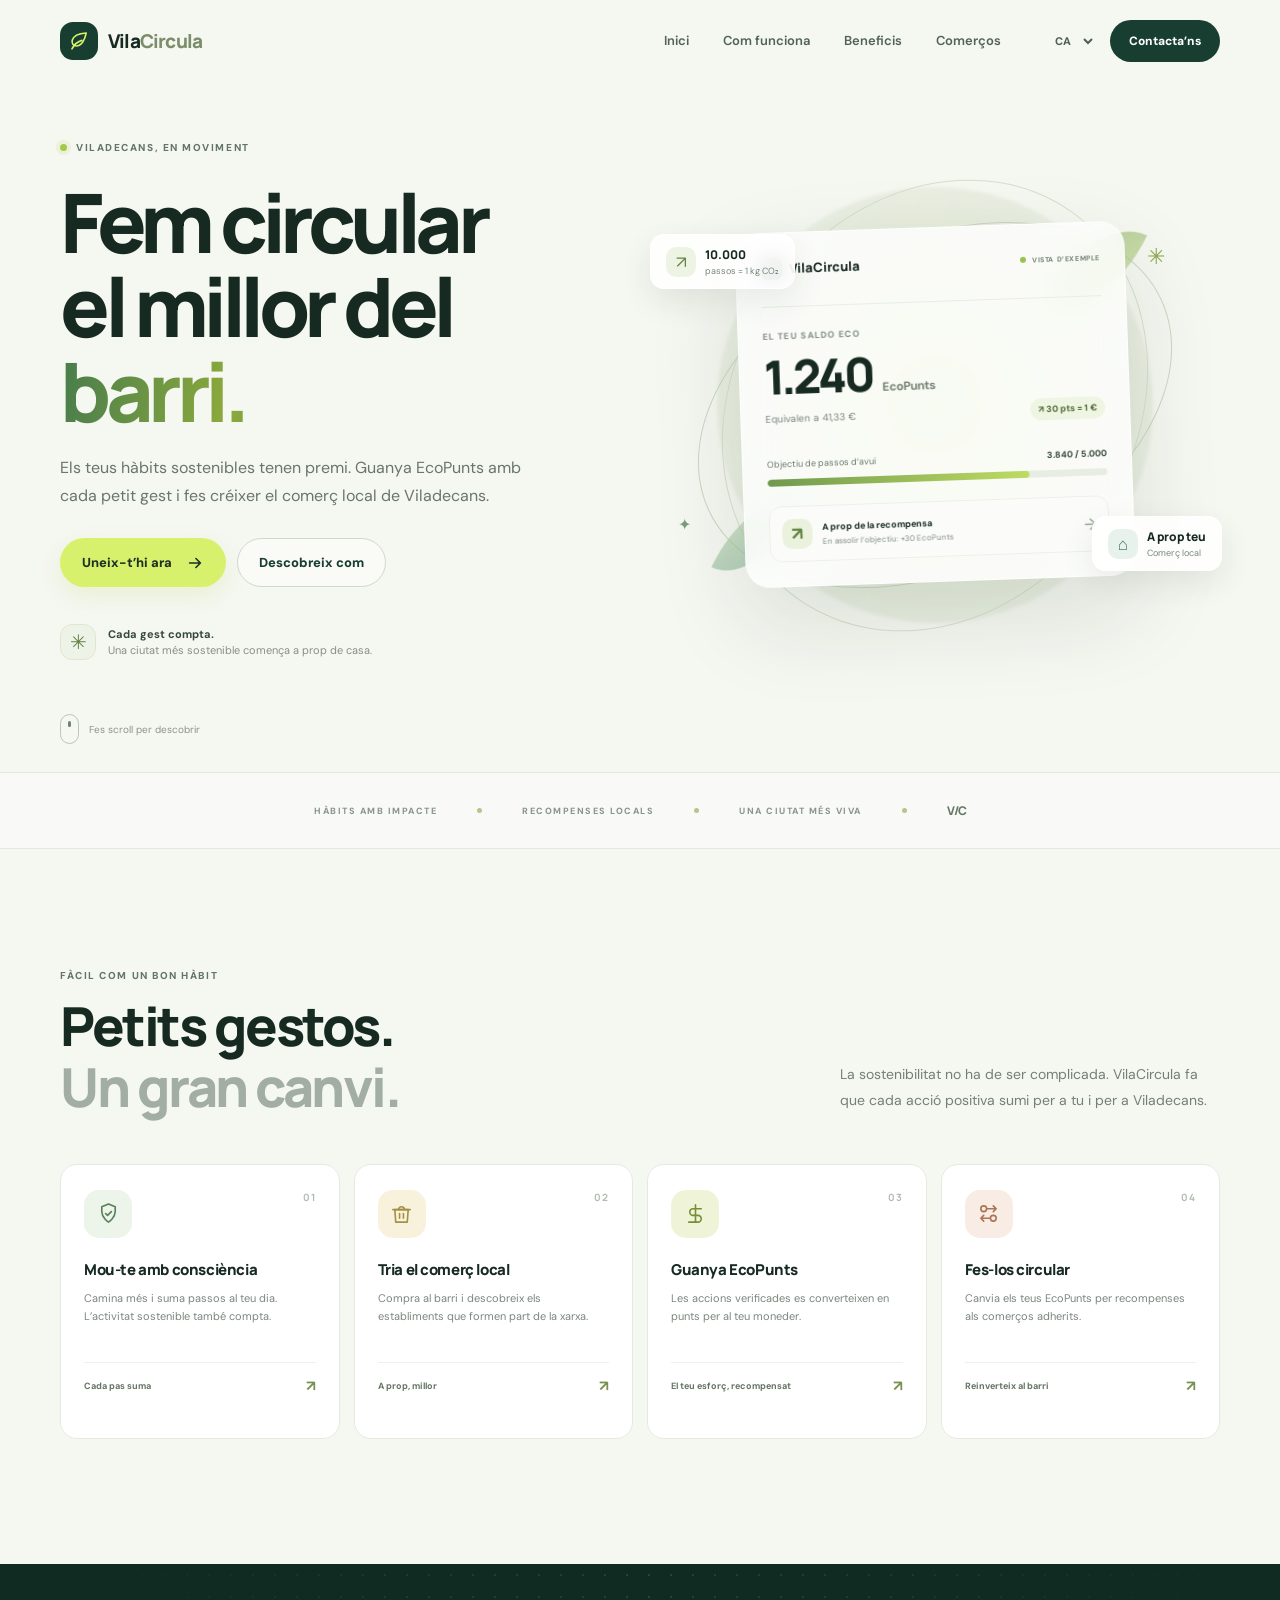
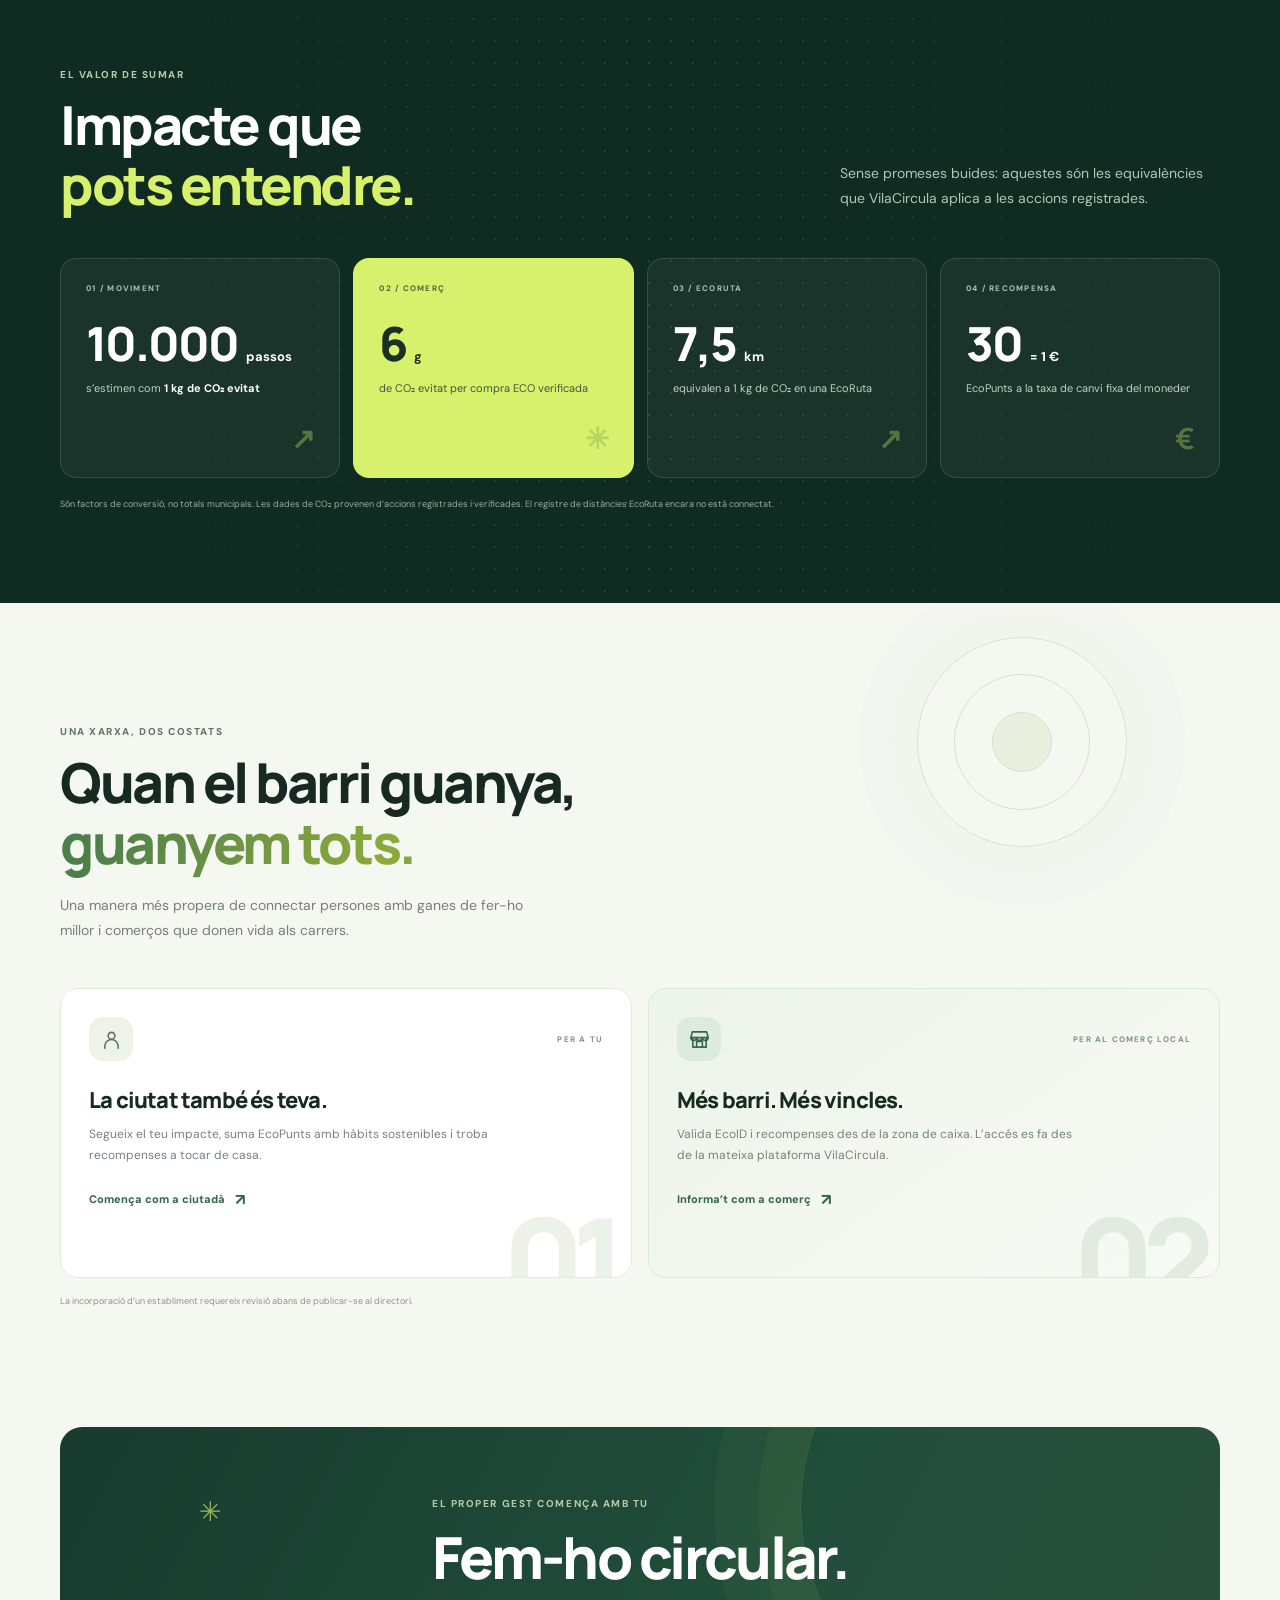
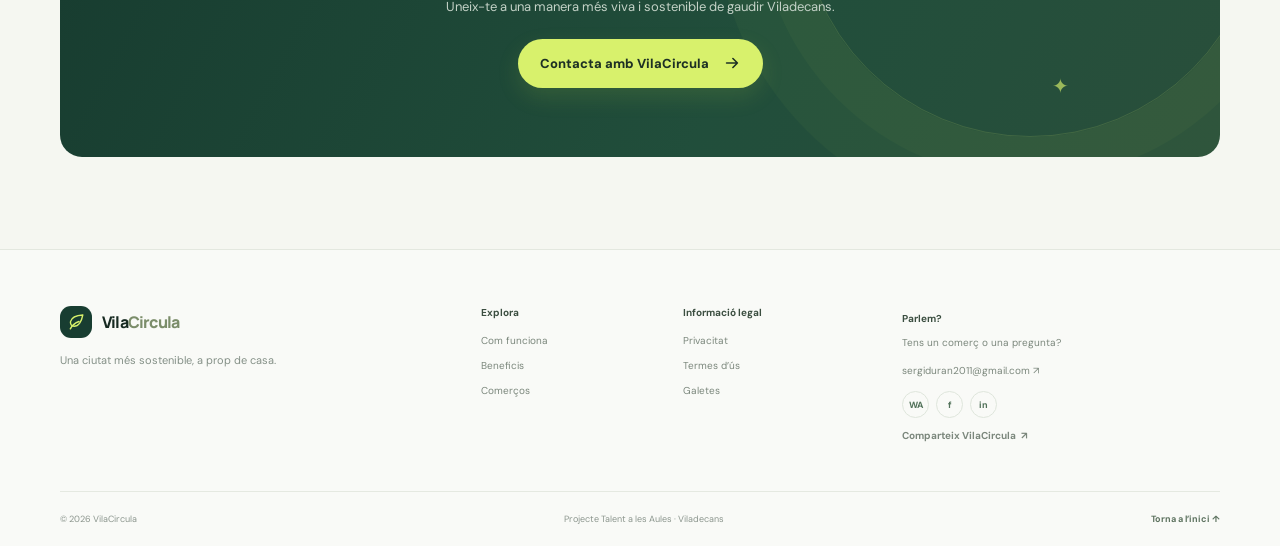
<file: landing-page/index.html>
<!doctype html>
<html lang="ca">
<head>
  <meta charset="utf-8">
  <meta name="viewport" content="width=device-width, initial-scale=1">
  <meta name="theme-color" content="#f5f7f1">
  <meta name="description" content="VilaCircula connecta hàbits sostenibles amb comerç local a Viladecans. Guanya EcoPunts i dona vida al teu barri.">
  <meta name="keywords" content="VilaCircula, Viladecans, sostenibilitat, economia circular, comerç local, EcoPunts">
  <meta name="robots" content="index, follow">
  <meta property="og:type" content="website">
  <meta property="og:title" content="VilaCircula — Fem circular el millor del barri">
  <meta property="og:description" content="Els teus petits gestos sostenibles sumen EcoPunts i impulsen el comerç local de Viladecans.">
  <meta property="og:url" content="https://sergiduran2011-droid.github.io/Vilacircula/">
  <title>VilaCircula — Fem circular el millor del barri</title>
  <link rel="canonical" href="https://sergiduran2011-droid.github.io/Vilacircula/">
  <link rel="icon" href="./favicon.svg" type="image/svg+xml">
  <link rel="preconnect" href="https://fonts.googleapis.com">
  <link rel="preconnect" href="https://fonts.gstatic.com" crossorigin>
  <link href="https://fonts.googleapis.com/css2?family=DM+Sans:wght@400;500;600;700;800&family=Manrope:wght@400;500;600;700;800&display=swap" rel="stylesheet">
  <link href="https://unpkg.com/aos@2.3.4/dist/aos.css" rel="stylesheet">
  <link rel="stylesheet" href="./style.css">
  <script defer src="https://unpkg.com/aos@2.3.4/dist/aos.js"></script>
  <script defer src="./script.js"></script>
</head>
<body>
  <a class="skip-link" href="#main" data-i18n="skip">Ves al contingut principal</a>
  <header class="site-header" id="site-header">
    <div class="nav-wrap">
      <a class="brand" href="#inicio" aria-label="VilaCircula, inici">
        <span class="brand-mark" aria-hidden="true">
          <svg viewBox="0 0 32 32" fill="none"><path d="M25.6 5.3C16.2 5.8 8.8 8.4 7 15.1c-1.1 4.1 1.5 7.5 5.3 7.5 6.7 0 11.6-7.6 13.3-17.3Z" stroke="currentColor" stroke-width="2.2" stroke-linecap="round" stroke-linejoin="round"/><path d="M6.6 26.4c3.1-6.1 7.5-9.4 13.2-11.2" stroke="currentColor" stroke-width="2.2" stroke-linecap="round"/></svg>
        </span>
        <span>Vila<span class="brand-light">Circula</span></span>
      </a>
      <button class="menu-toggle" id="menu-toggle" type="button" aria-expanded="false" aria-controls="primary-nav" aria-label="Obre el menú">
        <span></span><span></span>
      </button>
      <nav class="primary-nav" id="primary-nav" aria-label="Navegació principal">
        <a href="#inicio" data-i18n="nav-home">Inici</a>
        <a href="#com-funciona" data-i18n="nav-how">Com funciona</a>
        <a href="#beneficis" data-i18n="nav-benefits">Beneficis</a>
        <a href="#comercis" data-i18n="nav-shops">Comerços</a>
        <div class="nav-end">
          <label class="language-control">
            <span class="sr-only" data-i18n="language-label">Idioma</span>
            <select id="language-select" aria-label="Idioma">
              <option value="ca">CA</option>
              <option value="es">ES</option>
            </select>
          </label>
          <a class="button button-dark nav-cta" href="mailto:sergiduran2011@gmail.com?subject=Informaci%C3%B3%20sobre%20VilaCircula" data-i18n="login">Contacta’ns</a>
        </div>
      </nav>
    </div>
  </header>

  <main id="main">
    <section class="hero section-shell" id="inicio">
      <div class="hero-copy" data-aos="fade-up">
        <div class="eyebrow"><span class="eyebrow-dot"></span><span data-i18n="hero-eyebrow">VILADECANS, EN MOVIMENT</span></div>
        <h1 data-i18n="hero-title">Fem circular<br>el millor del <span class="gradient-text">barri.</span></h1>
        <p class="hero-lead" data-i18n="hero-lead">Els teus hàbits sostenibles tenen premi. Guanya EcoPunts amb cada petit gest i fes créixer el comerç local de Viladecans.</p>
        <div class="hero-actions">
          <a class="button button-lime" href="mailto:sergiduran2011@gmail.com?subject=Vull%20participar%20a%20VilaCircula"><span data-i18n="join">Uneix-t’hi ara</span><svg viewBox="0 0 20 20" aria-hidden="true"><path d="M4 10h12m-5-5 5 5-5 5" fill="none" stroke="currentColor" stroke-width="1.8" stroke-linecap="round" stroke-linejoin="round"/></svg></a>
          <a class="button button-outline" href="#com-funciona" data-i18n="learn">Descobreix com</a>
        </div>
        <div class="hero-proof">
          <span class="proof-icon" aria-hidden="true">✳</span>
          <p><strong data-i18n="hero-proof-title">Cada gest compta.</strong><span data-i18n="hero-proof">Una ciutat més sostenible comença a prop de casa.</span></p>
        </div>
      </div>
      <div class="hero-art" data-aos="zoom-in" data-aos-delay="100" aria-label="Vista il·lustrativa del saldo EcoPunts">
        <div class="art-glow"></div>
        <div class="orbit orbit-one"></div><div class="orbit orbit-two"></div>
        <div class="leaf-shape leaf-one"></div><div class="leaf-shape leaf-two"></div>
        <div class="app-card glass-card">
          <div class="app-card-top"><span class="app-card-brand"><span class="mini-mark">✳</span> VilaCircula</span><span class="app-card-live"><i></i><span data-i18n="demo">VISTA D’EXEMPLE</span></span></div>
          <p class="card-caption" data-i18n="your-balance">EL TEU SALDO ECO</p>
          <div class="points-line"><strong>1.240</strong><span data-i18n="points">EcoPunts</span></div>
          <div class="balance-line"><span data-i18n="balance-value">Equivalen a 41,33 €</span><span class="balance-badge">↗ 30 pts = 1 €</span></div>
          <div class="progress-label"><span data-i18n="daily-goal">Objectiu de passos d’avui</span><strong>3.840 / 5.000</strong></div>
          <div class="progress-track"><span></span></div>
          <div class="card-reward"><span class="reward-icon">↗</span><span><strong data-i18n="daily-reward">A prop de la recompensa</strong><small data-i18n="daily-reward-caption">En assolir l’objectiu: +30 EcoPunts</small></span><span class="reward-arrow">→</span></div>
        </div>
        <div class="float-chip chip-route"><span class="chip-symbol">↗</span><span><b>10.000</b><small data-i18n="steps-per-kg">passos = 1 kg CO₂</small></span></div>
        <div class="float-chip chip-local"><span class="local-symbol">⌂</span><span><b data-i18n="nearby">A prop teu</b><small data-i18n="local-shops">Comerç local</small></span></div>
        <span class="art-spark spark-one">✳</span><span class="art-spark spark-two">✦</span>
      </div>
      <a class="scroll-cue" href="#com-funciona"><span></span><span data-i18n="scroll">Fes scroll per descobrir</span></a>
    </section>

    <section class="intro-strip" aria-label="VilaCircula">
      <div class="strip-inner"><span data-i18n="strip-one">HÀBITS AMB IMPACTE</span><i></i><span data-i18n="strip-two">RECOMPENSES LOCALS</span><i></i><span data-i18n="strip-three">UNA CIUTAT MÉS VIVA</span><i></i><span class="strip-logo">V/C</span></div>
    </section>

    <section class="section-shell how-section" id="com-funciona">
      <div class="section-heading" data-aos="fade-up">
        <div><span class="eyebrow" data-i18n="how-eyebrow">FÀCIL COM UN BON HÀBIT</span><h2 data-i18n="how-title">Petits gestos.<br><span class="muted-heading">Un gran canvi.</span></h2></div>
        <p data-i18n="how-lead">La sostenibilitat no ha de ser complicada. VilaCircula fa que cada acció positiva sumi per a tu i per a Viladecans.</p>
      </div>
      <div class="steps-grid">
        <article class="step-card" data-aos="fade-up" data-aos-delay="0"><span class="step-number">01</span><div class="step-icon step-green"><svg viewBox="0 0 24 24" aria-hidden="true"><path d="M12 21s7-4.4 7-11V5l-7-3-7 3v5c0 6.6 7 11 7 11Z"/><path d="m9 12 2 2 4-4"/></svg></div><h3 data-i18n="step-one-title">Mou-te amb consciència</h3><p data-i18n="step-one-copy">Camina més i suma passos al teu dia. L’activitat sostenible també compta.</p><span class="step-link" data-i18n="step-one-tag">Cada pas suma <b>↗</b></span></article>
        <article class="step-card" data-aos="fade-up" data-aos-delay="100"><span class="step-number">02</span><div class="step-icon step-yellow"><svg viewBox="0 0 24 24" aria-hidden="true"><path d="M5 8h14l-1 13H6L5 8Z"/><path d="M9 8a3 3 0 0 1 6 0M3 8h18M10 12v5m4-5v5"/></svg></div><h3 data-i18n="step-two-title">Tria el comerç local</h3><p data-i18n="step-two-copy">Compra al barri i descobreix els establiments que formen part de la xarxa.</p><span class="step-link" data-i18n="step-two-tag">A prop, millor <b>↗</b></span></article>
        <article class="step-card" data-aos="fade-up" data-aos-delay="200"><span class="step-number">03</span><div class="step-icon step-lime"><svg viewBox="0 0 24 24" aria-hidden="true"><path d="M12 3v18m6-14H9.5a3.5 3.5 0 0 0 0 7h5a3.5 3.5 0 0 1 0 7H5"/></svg></div><h3 data-i18n="step-three-title">Guanya EcoPunts</h3><p data-i18n="step-three-copy">Les accions verificades es converteixen en punts per al teu moneder.</p><span class="step-link" data-i18n="step-three-tag">El teu esforç, recompensat <b>↗</b></span></article>
        <article class="step-card" data-aos="fade-up" data-aos-delay="300"><span class="step-number">04</span><div class="step-icon step-peach"><svg viewBox="0 0 24 24" aria-hidden="true"><path d="M20 7h-9m9 0-3-3m3 3-3 3M4 17h9m-9 0 3-3m-3 3 3 3"/><circle cx="7" cy="7" r="3"/><circle cx="17" cy="17" r="3"/></svg></div><h3 data-i18n="step-four-title">Fes-los circular</h3><p data-i18n="step-four-copy">Canvia els teus EcoPunts per recompenses als comerços adherits.</p><span class="step-link" data-i18n="step-four-tag">Reinverteix al barri <b>↗</b></span></article>
      </div>
    </section>

    <section class="impact-section" id="beneficis">
      <div class="impact-pattern" aria-hidden="true"></div>
      <div class="section-shell impact-content">
        <div class="section-heading impact-heading" data-aos="fade-up">
          <div><span class="eyebrow eyebrow-light" data-i18n="impact-eyebrow">EL VALOR DE SUMAR</span><h2 data-i18n="impact-title">Impacte que<br><span>pots entendre.</span></h2></div>
          <p data-i18n="impact-lead">Sense promeses buides: aquestes són les equivalències que VilaCircula aplica a les accions registrades.</p>
        </div>
        <div class="impact-grid">
          <article class="impact-card" data-aos="fade-up"><span class="impact-index">01 / MOVIMENT</span><strong class="impact-value">10.000<span data-i18n="steps-label">passos</span></strong><p data-i18n="impact-steps">s’estimen com <b>1 kg de CO₂ evitat</b></p><span class="impact-icon">↗</span></article>
          <article class="impact-card impact-card-bright" data-aos="fade-up" data-aos-delay="100"><span class="impact-index">02 / COMERÇ</span><strong class="impact-value">6<span> g</span></strong><p data-i18n="impact-purchase">de CO₂ evitat per compra ECO verificada</p><span class="impact-icon">✳</span></article>
          <article class="impact-card" data-aos="fade-up" data-aos-delay="200"><span class="impact-index">03 / ECORUTA</span><strong class="impact-value">7,5<span> km</span></strong><p data-i18n="impact-route">equivalen a 1 kg de CO₂ en una EcoRuta</p><span class="impact-icon">↗</span></article>
          <article class="impact-card" data-aos="fade-up" data-aos-delay="300"><span class="impact-index">04 / RECOMPENSA</span><strong class="impact-value">30<span> = 1 €</span></strong><p data-i18n="impact-points">EcoPunts a la taxa de canvi fixa del moneder</p><span class="impact-icon">€</span></article>
        </div>
        <p class="impact-note" data-i18n="impact-note">Són factors de conversió, no totals municipals. Les dades de CO₂ provenen d’accions registrades i verificades. El registre de distàncies EcoRuta encara no està connectat.</p>
      </div>
    </section>

    <section class="section-shell community-section" id="comercis">
      <div class="community-orbit" aria-hidden="true"></div>
      <div class="community-copy" data-aos="fade-up">
        <span class="eyebrow" data-i18n="community-eyebrow">UNA XARXA, DOS COSTATS</span>
        <h2 data-i18n="community-title">Quan el barri guanya,<br><span class="gradient-text">guanyem tots.</span></h2>
        <p data-i18n="community-lead">Una manera més propera de connectar persones amb ganes de fer-ho millor i comerços que donen vida als carrers.</p>
      </div>
      <div class="audience-grid">
        <article class="audience-card citizens-card" data-aos="fade-up">
          <div class="audience-top"><span class="audience-icon"><svg viewBox="0 0 24 24" aria-hidden="true"><circle cx="12" cy="8" r="3.5"/><path d="M5 21v-2a7 7 0 0 1 14 0v2"/></svg></span><span class="audience-label" data-i18n="for-everyone">PER A TU</span></div>
          <h3 data-i18n="citizen-title">La ciutat també és teva.</h3>
          <p data-i18n="citizen-copy">Segueix el teu impacte, suma EcoPunts amb hàbits sostenibles i troba recompenses a tocar de casa.</p>
          <a class="text-link" href="mailto:sergiduran2011@gmail.com?subject=Vull%20participar%20a%20VilaCircula"><span data-i18n="citizen-cta">Comença com a ciutadà</span><span aria-hidden="true">↗</span></a>
          <div class="audience-decoration" aria-hidden="true">01</div>
        </article>
        <article class="audience-card merchants-card" data-aos="fade-up" data-aos-delay="120">
          <div class="audience-top"><span class="audience-icon"><svg viewBox="0 0 24 24" aria-hidden="true"><path d="M3 10h18l-1.5-6h-15L3 10Z"/><path d="M5 10v10h14V10M9 20v-6h6v6M3 10a3 3 0 0 0 6 0 3 3 0 0 0 6 0 3 3 0 0 0 6 0"/></svg></span><span class="audience-label" data-i18n="for-shops">PER AL COMERÇ LOCAL</span></div>
          <h3 data-i18n="merchant-title">Més barri. Més vincles.</h3>
          <p data-i18n="merchant-copy">Valida EcoID i recompenses des de la zona de caixa. L’accés es fa des de la mateixa plataforma VilaCircula.</p>
          <a class="text-link" href="mailto:sergiduran2011@gmail.com?subject=Informaci%C3%B3%20per%20a%20comer%C3%A7os%20VilaCircula"><span data-i18n="merchant-cta">Informa’t com a comerç</span><span aria-hidden="true">↗</span></a>
          <div class="audience-decoration" aria-hidden="true">02</div>
        </article>
      </div>
      <div class="community-footnote" data-i18n="merchant-note">La incorporació d’un establiment requereix revisió abans de publicar-se al directori.</div>
    </section>

    <section class="final-cta section-shell" data-aos="zoom-in">
      <div class="cta-orb" aria-hidden="true"></div>
      <div class="cta-content"><span class="eyebrow eyebrow-light" data-i18n="final-eyebrow">EL PROPER GEST COMENÇA AMB TU</span><h2 data-i18n="final-title">Fem-ho circular.</h2><p data-i18n="final-copy">Uneix-te a una manera més viva i sostenible de gaudir Viladecans.</p><a class="button button-lime" href="mailto:sergiduran2011@gmail.com?subject=Vull%20participar%20a%20VilaCircula"><span data-i18n="final-cta">Contacta amb VilaCircula</span><svg viewBox="0 0 20 20" aria-hidden="true"><path d="M4 10h12m-5-5 5 5-5 5" fill="none" stroke="currentColor" stroke-width="1.8" stroke-linecap="round" stroke-linejoin="round"/></svg></a></div>
      <span class="cta-star cta-star-a" aria-hidden="true">✳</span><span class="cta-star cta-star-b" aria-hidden="true">✦</span>
    </section>
  </main>

  <footer class="site-footer">
    <div class="section-shell footer-main">
      <div class="footer-brand"><a class="brand brand-footer" href="#inicio"><span class="brand-mark" aria-hidden="true"><svg viewBox="0 0 32 32" fill="none"><path d="M25.6 5.3C16.2 5.8 8.8 8.4 7 15.1c-1.1 4.1 1.5 7.5 5.3 7.5 6.7 0 11.6-7.6 13.3-17.3Z" stroke="currentColor" stroke-width="2.2" stroke-linecap="round" stroke-linejoin="round"/><path d="M6.6 26.4c3.1-6.1 7.5-9.4 13.2-11.2" stroke="currentColor" stroke-width="2.2" stroke-linecap="round"/></svg></span><span>Vila<span class="brand-light">Circula</span></span></a><p data-i18n="footer-line">Una ciutat més sostenible, a prop de casa.</p></div>
      <div class="footer-links"><div><strong data-i18n="footer-explore">Explora</strong><a href="#com-funciona" data-i18n="nav-how">Com funciona</a><a href="#beneficis" data-i18n="nav-benefits">Beneficis</a><a href="#comercis" data-i18n="nav-shops">Comerços</a></div><div><strong data-i18n="footer-legal">Informació legal</strong><a href="./legal.html#privacidad" data-i18n="privacy">Privacitat</a><a href="./legal.html#terminos" data-i18n="terms">Termes d’ús</a><a href="./legal.html#galetes" data-i18n="cookies">Galetes</a></div></div>
      <div class="footer-connect" id="contacto"><strong data-i18n="footer-connect">Parlem?</strong><p data-i18n="footer-connect-copy">Tens un comerç o una pregunta?</p><a href="mailto:sergiduran2011@gmail.com">sergiduran2011@gmail.com <span aria-hidden="true">↗</span></a><div class="social-links" aria-label="Comparteix VilaCircula"><a class="social-link" id="share-whatsapp" href="https://wa.me/" target="_blank" rel="noopener noreferrer" aria-label="Comparteix a WhatsApp">WA</a><a class="social-link" id="share-facebook" href="https://www.facebook.com/sharer/sharer.php" target="_blank" rel="noopener noreferrer" aria-label="Comparteix a Facebook">f</a><a class="social-link" id="share-linkedin" href="https://www.linkedin.com/sharing/share-offsite/" target="_blank" rel="noopener noreferrer" aria-label="Comparteix a LinkedIn">in</a></div><button type="button" id="share-button" class="share-button"><span data-i18n="share">Comparteix VilaCircula</span><span aria-hidden="true">↗</span></button></div>
    </div>
    <div class="section-shell footer-bottom"><span>© <span id="current-year"></span> VilaCircula</span><span data-i18n="footer-project">Projecte Talent a les Aules · Viladecans</span><a href="#inicio" data-i18n="back-top">Torna a l’inici ↑</a></div>
  </footer>
  <div class="toast" id="toast" role="status" aria-live="polite"></div>
</body>
</html>
</file>
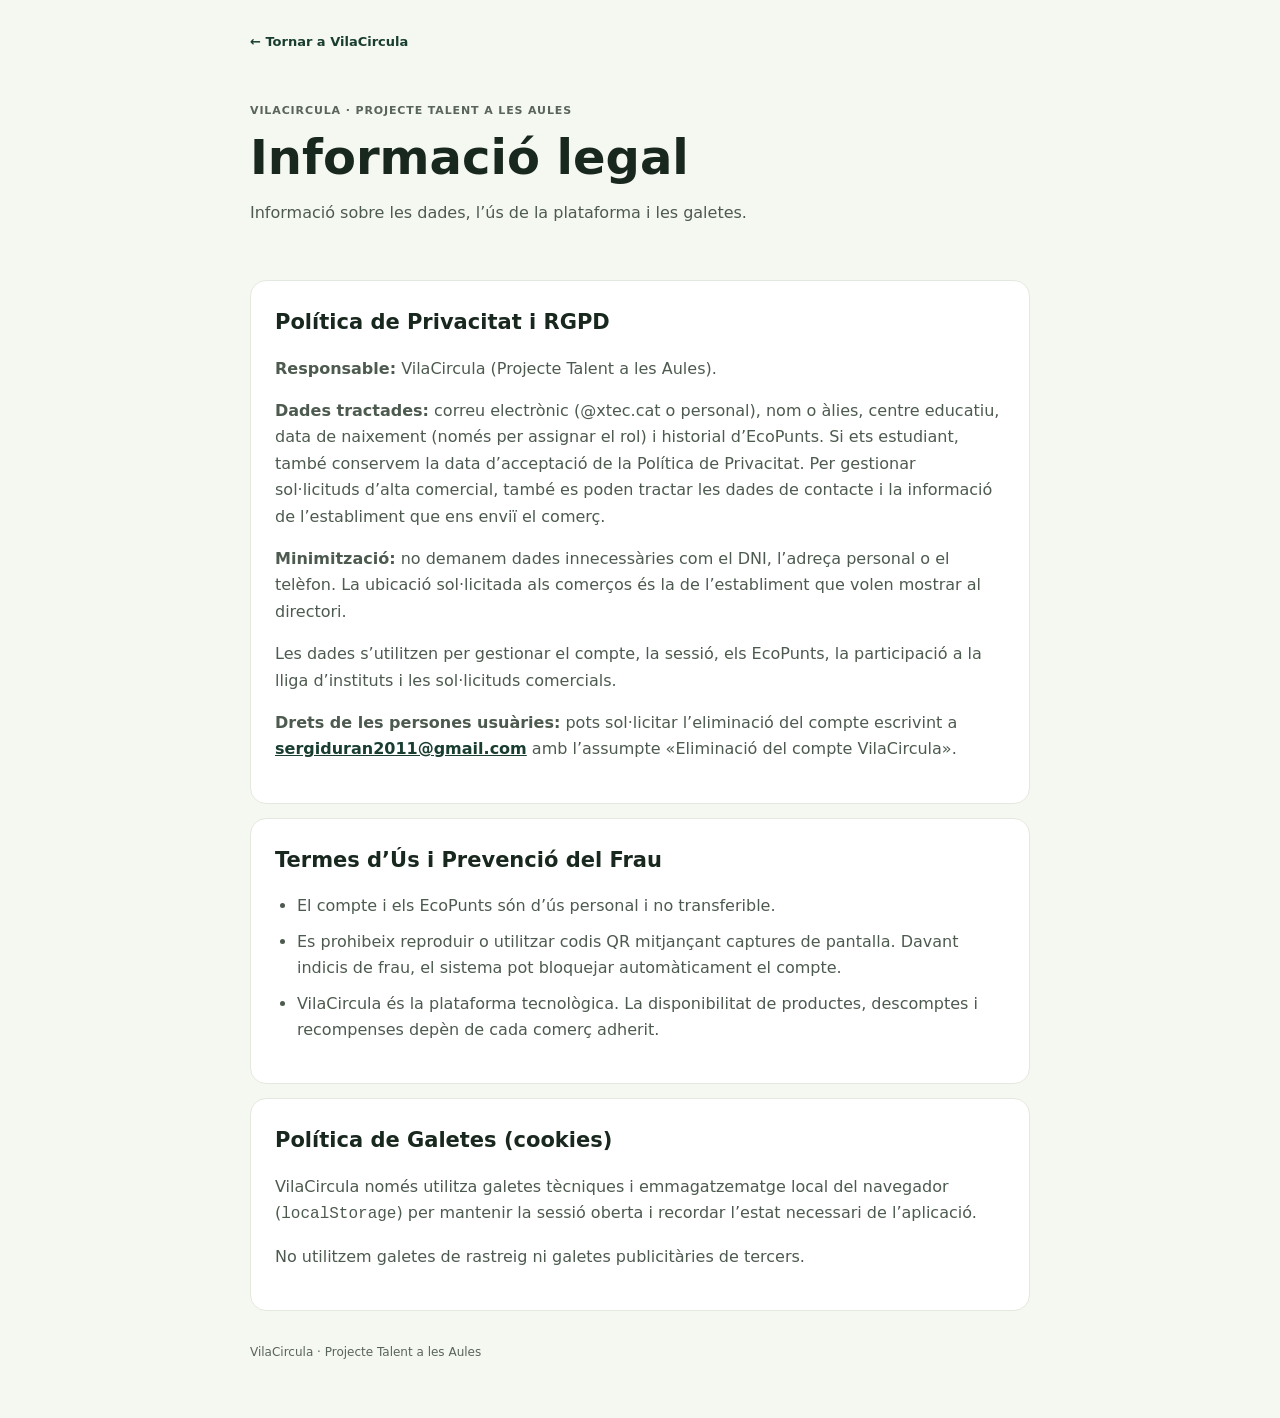
<file: legal.html>
<!doctype html>
<html lang="ca">
<head>
  <meta charset="utf-8">
  <meta name="viewport" content="width=device-width, initial-scale=1">
  <meta name="theme-color" content="#f5f7f1">
  <title>Privacitat, termes i galetes | VilaCircula</title>
  <link rel="stylesheet" href="./legal.css?v=1">
</head>
<body>
  <main class="legal-page">
    <a class="legal-back" href="./index.html">← Tornar a VilaCircula</a>
    <header>
      <span>VILACIRCULA · PROJECTE TALENT A LES AULES</span>
      <h1>Informació legal</h1>
      <p>Informació sobre les dades, l’ús de la plataforma i les galetes.</p>
    </header>
    <section id="privacidad">
      <h2>Política de Privacitat i RGPD</h2>
      <p><strong>Responsable:</strong> VilaCircula (Projecte Talent a les Aules).</p>
      <p><strong>Dades tractades:</strong> correu electrònic (@xtec.cat o personal), nom o àlies, centre educatiu, data de naixement (només per assignar el rol) i historial d’EcoPunts. Si ets estudiant, també conservem la data d’acceptació de la Política de Privacitat. Per gestionar sol·licituds d’alta comercial, també es poden tractar les dades de contacte i la informació de l’establiment que ens enviï el comerç.</p>
      <p><strong>Minimització:</strong> no demanem dades innecessàries com el DNI, l’adreça personal o el telèfon. La ubicació sol·licitada als comerços és la de l’establiment que volen mostrar al directori.</p>
      <p>Les dades s’utilitzen per gestionar el compte, la sessió, els EcoPunts, la participació a la lliga d’instituts i les sol·licituds comercials.</p>
      <p><strong>Drets de les persones usuàries:</strong> pots sol·licitar l’eliminació del compte escrivint a <a href="mailto:sergiduran2011@gmail.com">sergiduran2011@gmail.com</a> amb l’assumpte «Eliminació del compte VilaCircula».</p>
    </section>
    <section id="terminos">
      <h2>Termes d’Ús i Prevenció del Frau</h2>
      <ul>
        <li>El compte i els EcoPunts són d’ús personal i no transferible.</li>
        <li>Es prohibeix reproduir o utilitzar codis QR mitjançant captures de pantalla. Davant indicis de frau, el sistema pot bloquejar automàticament el compte.</li>
        <li>VilaCircula és la plataforma tecnològica. La disponibilitat de productes, descomptes i recompenses depèn de cada comerç adherit.</li>
      </ul>
    </section>
    <section id="galetes">
      <h2>Política de Galetes (cookies)</h2>
      <p>VilaCircula només utilitza galetes tècniques i emmagatzematge local del navegador (<code>localStorage</code>) per mantenir la sessió oberta i recordar l’estat necessari de l’aplicació.</p>
      <p>No utilitzem galetes de rastreig ni galetes publicitàries de tercers.</p>
    </section>
    <footer>VilaCircula · Projecte Talent a les Aules</footer>
  </main>
  <script src="./i18n.js?v=6"></script>
</body>
</html>
</file>
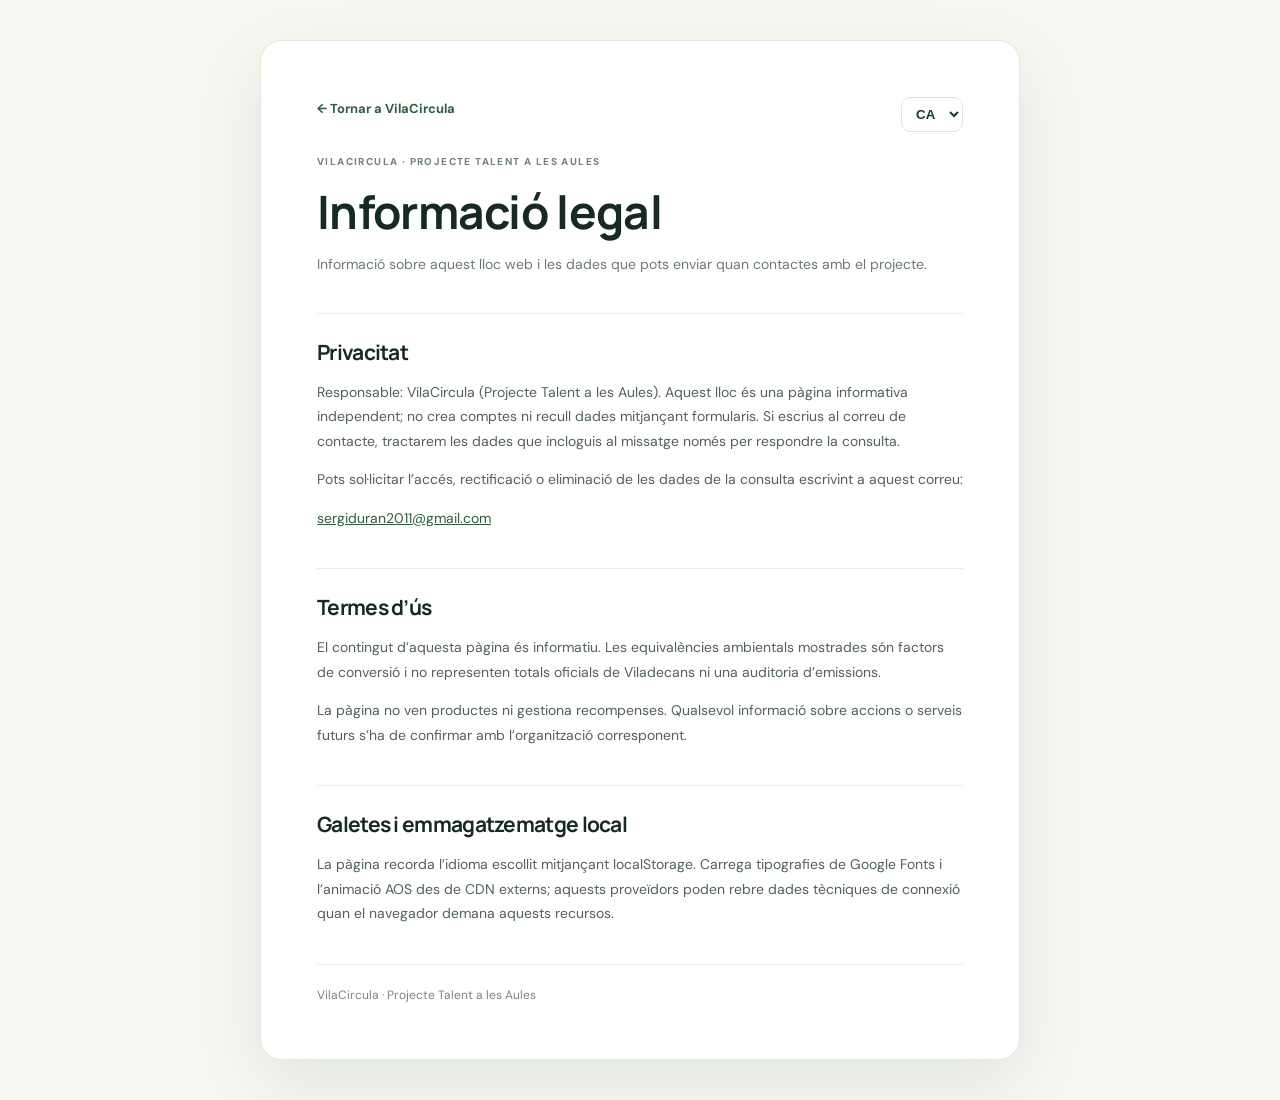
<file: landing-page/legal.html>
<!doctype html>
<html lang="ca">
<head>
  <meta charset="utf-8">
  <meta name="viewport" content="width=device-width, initial-scale=1">
  <meta name="description" content="Informació legal del lloc web VilaCircula.">
  <meta name="theme-color" content="#f5f7f1">
  <title>Informació legal · VilaCircula</title>
  <link rel="icon" href="./favicon.svg" type="image/svg+xml">
  <link rel="preconnect" href="https://fonts.googleapis.com">
  <link rel="preconnect" href="https://fonts.gstatic.com" crossorigin>
  <link href="https://fonts.googleapis.com/css2?family=DM+Sans:wght@400;500;600;700;800&family=Manrope:wght@400;500;600;700;800&display=swap" rel="stylesheet">
  <style>
    :root{font-family:"DM Sans",sans-serif;color:#172a22;background:#f5f7f1;font-synthesis:none;text-rendering:optimizeLegibility}
    *{box-sizing:border-box}
    body{margin:0;padding:40px 20px}
    main{width:min(760px,100%);margin:0 auto;padding:clamp(24px,6vw,56px);border:1px solid #e4e9df;border-radius:22px;background:#fff;box-shadow:0 24px 70px #112c2114}
    a{color:#315e43}
    a:focus-visible,button:focus-visible{outline:3px solid #337c56;outline-offset:4px}
    .back{display:inline-block;margin-bottom:32px;font-size:13px;font-weight:700;text-decoration:none}
    .language{float:right;padding:8px 10px;border:1px solid #dfe6dc;border-radius:9px;background:#fff;color:#183d31;font-weight:700}
    .eyebrow{color:#738476;font-size:10px;font-weight:800;letter-spacing:1.4px}
    h1,h2{font-family:Manrope,sans-serif;letter-spacing:-.7px}
    h1{margin:10px 0;font-size:clamp(32px,7vw,46px)}
    header>p{margin:0 0 36px;color:#6d7b70;line-height:1.7}
    section{padding:24px 0;border-top:1px solid #e9ede6}
    h2{margin:0 0 13px;font-size:21px}
    p,li{color:#526257;font-size:14px;line-height:1.75}
    li+li{margin-top:8px}
    footer{padding-top:22px;border-top:1px solid #e9ede6;color:#78867b;font-size:12px}
    @media(max-width:520px){body{padding:16px 12px}main{border-radius:16px}.language{padding:7px}}
  </style>
</head>
<body>
  <main>
    <a class="back" href="./index.html" data-ca="← Tornar a VilaCircula" data-es="← Volver a VilaCircula">← Tornar a VilaCircula</a>
    <select class="language" id="language" aria-label="Idioma"><option value="ca">CA</option><option value="es">ES</option></select>
    <header>
      <span class="eyebrow">VILACIRCULA · PROJECTE TALENT A LES AULES</span>
      <h1 data-ca="Informació legal" data-es="Información legal">Informació legal</h1>
      <p data-ca="Informació sobre aquest lloc web i les dades que pots enviar quan contactes amb el projecte." data-es="Información sobre este sitio web y los datos que puedes enviar al contactar con el proyecto.">Informació sobre aquest lloc web i les dades que pots enviar quan contactes amb el projecte.</p>
    </header>
    <section id="privacidad">
      <h2 data-ca="Privacitat" data-es="Privacidad">Privacitat</h2>
      <p data-ca="Responsable: VilaCircula (Projecte Talent a les Aules). Aquest lloc és una pàgina informativa independent; no crea comptes ni recull dades mitjançant formularis. Si escrius al correu de contacte, tractarem les dades que incloguis al missatge només per respondre la consulta." data-es="Responsable: VilaCircula (Projecte Talent a les Aules). Este sitio es una página informativa independiente; no crea cuentas ni recoge datos mediante formularios. Si escribes al correo de contacto, trataremos los datos que incluyas en el mensaje solo para responder a tu consulta.">Responsable: VilaCircula (Projecte Talent a les Aules). Aquest lloc és una pàgina informativa independent; no crea comptes ni recull dades mitjançant formularis. Si escrius al correu de contacte, tractarem les dades que incloguis al missatge només per respondre la consulta.</p>
      <p data-ca="Pots sol·licitar l’accés, rectificació o eliminació de les dades de la consulta escrivint a aquest correu:" data-es="Puedes solicitar el acceso, rectificación o eliminación de los datos de tu consulta escribiendo a este correo:">Pots sol·licitar l’accés, rectificació o eliminació de les dades de la consulta escrivint a aquest correu:</p>
      <p><a href="mailto:sergiduran2011@gmail.com">sergiduran2011@gmail.com</a></p>
    </section>
    <section id="terminos">
      <h2 data-ca="Termes d’ús" data-es="Términos de uso">Termes d’ús</h2>
      <p data-ca="El contingut d’aquesta pàgina és informatiu. Les equivalències ambientals mostrades són factors de conversió i no representen totals oficials de Viladecans ni una auditoria d’emissions." data-es="El contenido de esta página es informativo. Las equivalencias ambientales mostradas son factores de conversión y no representan totales oficiales de Viladecans ni una auditoría de emisiones.">El contingut d’aquesta pàgina és informatiu. Les equivalències ambientals mostrades són factors de conversió i no representen totals oficials de Viladecans ni una auditoria d’emissions.</p>
      <p data-ca="La pàgina no ven productes ni gestiona recompenses. Qualsevol informació sobre accions o serveis futurs s’ha de confirmar amb l’organització corresponent." data-es="La página no vende productos ni gestiona recompensas. Cualquier información sobre acciones o servicios futuros debe confirmarse con la organización correspondiente.">La pàgina no ven productes ni gestiona recompenses. Qualsevol informació sobre accions o serveis futurs s’ha de confirmar amb l’organització corresponent.</p>
    </section>
    <section id="galetes">
      <h2 data-ca="Galetes i emmagatzematge local" data-es="Cookies y almacenamiento local">Galetes i emmagatzematge local</h2>
      <p data-ca="La pàgina recorda l’idioma escollit mitjançant localStorage. Carrega tipografies de Google Fonts i l’animació AOS des de CDN externs; aquests proveïdors poden rebre dades tècniques de connexió quan el navegador demana aquests recursos." data-es="La página recuerda el idioma elegido mediante localStorage. Carga tipografías de Google Fonts y la animación AOS desde CDN externos; estos proveedores pueden recibir datos técnicos de conexión cuando el navegador solicita esos recursos.">La pàgina recorda l’idioma escollit mitjançant localStorage. Carrega tipografies de Google Fonts i l’animació AOS des de CDN externs; aquests proveïdors poden rebre dades tècniques de connexió quan el navegador demana aquests recursos.</p>
    </section>
    <footer>VilaCircula · Projecte Talent a les Aules</footer>
  </main>
  <script>
    const language = document.querySelector('#language');
    const saved = localStorage.getItem('vilacircula-landing-language') === 'es' ? 'es' : 'ca';
    function setLanguage(value) {
      document.documentElement.lang = value;
      document.querySelectorAll('[data-ca][data-es]').forEach(element => { element.textContent = element.dataset[value]; });
      document.title = value === 'ca' ? 'Informació legal · VilaCircula' : 'Información legal · VilaCircula';
      localStorage.setItem('vilacircula-landing-language', value);
    }
    language.value = saved;
    setLanguage(saved);
    language.addEventListener('change', event => setLanguage(event.currentTarget.value));
  </script>
</body>
</html>
</file>
<file: landing-page/style.css>
:root{color-scheme:light;--ink:#172a22;--muted:#68776c;--forest:#183d31;--forest-deep:#102b22;--leaf:#d8f16c;--paper:#f5f7f1;--white:#fff;--line:#e4e9df;--font:"DM Sans",sans-serif;--display:"Manrope",sans-serif;--shadow:0 24px 70px #112c2114}
*{box-sizing:border-box}
html{scroll-behavior:smooth;scroll-padding-top:90px}
body{margin:0;background:var(--paper);color:var(--ink);font-family:var(--font);-webkit-font-smoothing:antialiased}
body.menu-open{overflow:hidden}
a{color:inherit;text-decoration:none}
button,select{font:inherit}
a,button{transition:color .25s ease,background-color .25s ease,border-color .25s ease,transform .25s ease,box-shadow .25s ease}
button,a,select{-webkit-tap-highlight-color:transparent}
button:focus-visible,a:focus-visible,select:focus-visible{outline:3px solid #337c56;outline-offset:4px}
.section-shell,.nav-wrap{width:min(1160px,calc(100% - 64px));margin-inline:auto}
.sr-only{position:absolute;width:1px;height:1px;padding:0;margin:-1px;overflow:hidden;clip:rect(0,0,0,0);white-space:nowrap;border:0}
.skip-link{position:fixed;z-index:1000;top:10px;left:12px;padding:11px 15px;border-radius:9px;background:var(--forest);color:#fff;font-weight:700;transform:translateY(-150%)}
.skip-link:focus{transform:translateY(0)}
.site-header{position:sticky;z-index:50;top:0;height:82px;border-bottom:1px solid transparent;transition:background .3s ease,border-color .3s ease,box-shadow .3s ease}
.site-header.is-scrolled{border-color:#e4e9dfcc;background:#f8faf5e8;box-shadow:0 8px 30px #15251b0a;backdrop-filter:blur(16px);-webkit-backdrop-filter:blur(16px)}
.nav-wrap{height:100%;display:flex;align-items:center;justify-content:space-between}
.brand{display:inline-flex;align-items:center;gap:10px;font:800 19px var(--display);letter-spacing:-.8px}
.brand-mark{display:grid;width:38px;height:38px;place-items:center;border-radius:13px;background:var(--forest);color:var(--leaf)}
.brand-mark svg{width:24px;height:24px}
.brand-light{color:#7b8d6a}
.primary-nav{display:flex;align-items:center;gap:34px}
.primary-nav>a{font-size:13px;font-weight:600;color:#526258;transition:color .25s ease}
.primary-nav>a:hover{color:var(--forest)}
.nav-end{display:flex;align-items:center;gap:14px;margin-left:12px}
.language-control{display:flex;align-items:center}
.language-control select{min-width:49px;padding:8px 4px;border:0;background:transparent;color:#4f6054;font-size:11px;font-weight:800;cursor:pointer}
.button{display:inline-flex;min-height:49px;align-items:center;justify-content:center;gap:14px;padding:0 21px;border:1px solid transparent;border-radius:999px;font-size:13px;font-weight:800;transition:transform .3s ease,background .3s ease,border-color .3s ease,box-shadow .3s ease}
.button:hover{transform:translateY(-3px)}
.button svg{width:18px;height:18px}
.button-dark{background:var(--forest);color:#fff}
.button-dark:hover{background:#245541;box-shadow:0 10px 24px #183d3126}
.button-lime{background:var(--leaf);color:#1d3024;box-shadow:0 9px 22px #abc63b26}
.button-lime:hover{background:#e2fa79;box-shadow:0 14px 28px #abc63b40}
.button-outline{border-color:#cdd7cb;background:#ffffff75;color:var(--forest)}
.button-outline:hover{border-color:#91aa94;background:#fff}
.nav-cta{min-height:42px;padding-inline:18px;font-size:12px}
.menu-toggle{display:none}
.hero{position:relative;display:grid;min-height:650px;grid-template-columns:1fr 1fr;align-items:center;gap:20px;padding-top:34px;padding-bottom:78px}
.hero-copy{position:relative;z-index:2;padding:25px 0 34px}
.eyebrow{display:flex;align-items:center;gap:9px;color:#627567;font-size:10px;font-weight:800;letter-spacing:1.55px}
.eyebrow-dot{width:7px;height:7px;border-radius:50%;background:#a4c947;box-shadow:0 0 0 4px #a4c94720}
h1,h2,h3,p{margin-top:0}
.hero h1{max-width:640px;margin:26px 0 21px;font:800 clamp(52px,6.6vw,82px)/1.03 var(--display);letter-spacing:-5.5px}
.gradient-text{color:#51824d;background:linear-gradient(100deg,#4d7f4b 5%,#8caa3c 52%,#3f7b5f 95%);background-size:180% auto;background-clip:text;-webkit-background-clip:text;-webkit-text-fill-color:transparent;animation:gradient-drift 8s ease-in-out infinite}
@keyframes gradient-drift{0%,100%{background-position:0% center}50%{background-position:100% center}}
.hero-lead{max-width:490px;margin-bottom:28px;color:#69766c;font-size:16px;line-height:1.75}
.hero-actions{display:flex;flex-wrap:wrap;gap:11px}
.hero-proof{display:flex;align-items:center;gap:12px;margin-top:37px}
.proof-icon{display:grid;width:36px;height:36px;flex:0 0 36px;place-items:center;border:1px solid #dfe7d2;border-radius:12px;background:#edf3e6;color:#658248;font-size:20px}
.hero-proof p{display:grid;gap:2px;margin:0;font-size:11px}
.hero-proof strong{color:#35493b}
.hero-proof p span{color:#859087}
.hero-art{position:relative;display:grid;min-height:500px;place-items:center;isolation:isolate}
.art-glow{position:absolute;z-index:-3;width:min(450px,90%);aspect-ratio:1;border-radius:50%;background:radial-gradient(circle,#dce9be 0%,#e6edda 48%,#e9eee2 68%,transparent 69%);filter:blur(1px)}
.orbit{position:absolute;z-index:-2;border:1px solid #c9d6c1;border-radius:50%;transform:rotate(-25deg)}
.orbit-one{width:500px;height:330px}
.orbit-two{width:400px;height:475px;transform:rotate(35deg);border-color:#d6dfcb}
.leaf-shape{position:absolute;z-index:-1;width:90px;height:155px;border-radius:100% 0 100% 0;background:linear-gradient(135deg,#83a95b,#d0e695);opacity:.6;filter:blur(.2px)}
.leaf-one{top:38px;right:80px;transform:rotate(26deg) scale(.7)}
.leaf-two{bottom:42px;left:62px;transform:rotate(205deg) scale(.62);background:linear-gradient(135deg,#75a58a,#c8dfb4)}
.app-card{position:relative;z-index:2;width:min(390px,85%);padding:24px;border:1px solid #ffffffa8;border-radius:25px;background:#ffffffc9;box-shadow:0 35px 90px #233c2820;backdrop-filter:blur(20px);-webkit-backdrop-filter:blur(20px);transform:rotate(-2deg);transition:transform .4s ease}
.hero-art:hover .app-card{transform:rotate(0) translateY(-4px)}
.app-card-top{display:flex;align-items:center;justify-content:space-between;padding-bottom:27px;border-bottom:1px solid #e8ede3}
.app-card-brand{display:flex;align-items:center;gap:7px;font:800 13px var(--display)}
.mini-mark{display:grid;width:22px;height:22px;place-items:center;border-radius:7px;background:var(--forest);color:var(--leaf);font-size:14px}
.app-card-live{display:flex;align-items:center;gap:6px;color:#778477;font-size:7px;font-weight:800;letter-spacing:.6px}
.app-card-live i{width:6px;height:6px;border-radius:50%;background:#96c34d}
.card-caption{margin:23px 0 6px;color:#859085;font-size:9px;font-weight:800;letter-spacing:1.1px}
.points-line{display:flex;align-items:baseline;gap:8px}
.points-line strong{font:800 47px/1.2 var(--display);letter-spacing:-2.5px}
.points-line>span{color:#718072;font-size:12px;font-weight:700}
.balance-line{display:flex;align-items:center;justify-content:space-between;gap:8px;margin-top:3px;color:#788378;font-size:10px}
.balance-badge{padding:5px 8px;border-radius:99px;background:#eff5e3;color:#526c35;font-size:9px;font-weight:800}
.progress-label{display:flex;justify-content:space-between;gap:6px;margin-top:29px;font-size:9px;color:#68776b}
.progress-label strong{color:#324637}
.progress-track{height:7px;margin-top:9px;overflow:hidden;border-radius:9px;background:#e8ede3}
.progress-track span{display:block;width:77%;height:100%;border-radius:inherit;background:linear-gradient(90deg,#70994e,#bedb63)}
.card-reward{display:flex;align-items:center;gap:10px;margin-top:20px;padding:12px;border:1px solid #edf0e7;border-radius:13px;background:#fbfcf9}
.reward-icon{display:grid;width:30px;height:30px;flex:0 0 30px;place-items:center;border-radius:10px;background:#eaf1dd;color:#648645;font-size:18px;font-weight:800}
.card-reward>span:nth-child(2){display:grid;gap:3px;flex:1}
.card-reward strong{font-size:9px}
.card-reward small{color:#7e897f;font-size:8px}
.reward-arrow{color:#879987}
.float-chip{position:absolute;z-index:3;display:flex;align-items:center;gap:9px;padding:11px 15px;border:1px solid #ffffffd9;border-radius:14px;background:#ffffffd9;box-shadow:0 12px 32px #263b2517;backdrop-filter:blur(12px);animation:float 5s ease-in-out infinite}
.float-chip>span:last-child{display:grid;gap:2px}
.float-chip b{font:800 12px var(--display)}
.float-chip small{color:#78867a;font-size:9px}
.chip-symbol,.local-symbol{display:grid;width:30px;height:30px;place-items:center;border-radius:10px;background:#eef4e4;color:#648448;font-size:17px}
.chip-route{top:79px;left:0}
.chip-local{right:-2px;bottom:84px;animation-delay:-2.5s}
.local-symbol{background:#e8f2ed;color:#44755c}
@keyframes float{0%,100%{transform:translateY(0)}50%{transform:translateY(-9px)}}
.art-spark{position:absolute;color:#8da850}
.spark-one{top:87px;right:55px;font-size:22px}
.spark-two{bottom:120px;left:28px;color:#7a9c7d;font-size:16px}
.scroll-cue{position:absolute;bottom:28px;left:0;display:flex;align-items:center;gap:10px;color:#8b958c;font-size:10px}
.scroll-cue>span:first-child{width:19px;height:30px;border:1px solid #bbc6b8;border-radius:11px}
.scroll-cue>span:first-child:after{display:block;width:3px;height:6px;margin:6px auto;border-radius:3px;background:#718374;content:"";animation:scroll-dot 1.5s infinite}
@keyframes scroll-dot{0%{transform:translateY(0);opacity:1}100%{transform:translateY(8px);opacity:0}}
.intro-strip{overflow:hidden;border-block:1px solid #e5e9e0;background:#f9faf7}
.strip-inner{display:flex;min-height:75px;align-items:center;justify-content:center;gap:40px;padding:12px 24px;color:#8a958b;font-size:9px;font-weight:800;letter-spacing:1.5px}
.strip-inner>i{width:5px;height:5px;border-radius:50%;background:#b4c58e}
.strip-logo{color:#647865;font:800 12px var(--display);letter-spacing:-1px}
.how-section{padding-top:120px;padding-bottom:125px}
.section-heading{display:flex;align-items:flex-end;justify-content:space-between;gap:40px;margin-bottom:47px}
.section-heading h2,.community-copy h2{margin:14px 0 0;font:800 clamp(38px,4.2vw,55px)/1.12 var(--display);letter-spacing:-2.5px}
.muted-heading{color:#a2ada3}
.section-heading>p{max-width:380px;margin:0 0 4px;color:#748076;font-size:14px;line-height:1.8}
.steps-grid{display:grid;grid-template-columns:repeat(4,1fr);gap:14px}
.step-card{position:relative;min-height:275px;padding:25px 23px 21px;border:1px solid #e5eae1;border-radius:17px;background:#fff;transition:transform .3s ease,border-color .3s ease,box-shadow .3s ease}
.step-card:hover{transform:translateY(-5px);border-color:#d4dfca;box-shadow:var(--shadow)}
.step-number{position:absolute;top:25px;right:23px;color:#b1bbb0;font:700 10px var(--display);letter-spacing:.8px}
.step-icon{display:grid;width:48px;height:48px;place-items:center;border-radius:15px}
.step-icon svg,.audience-icon svg{width:23px;height:23px;fill:none;stroke:currentColor;stroke-width:1.7;stroke-linecap:round;stroke-linejoin:round}
.step-green{background:#edf4e9;color:#588157}
.step-yellow{background:#f8f2dc;color:#a59144}
.step-lime{background:#eff4d9;color:#788e36}
.step-peach{background:#f8ece4;color:#aa7654}
.step-card h3{margin:21px 0 9px;font:800 15px var(--display);letter-spacing:-.4px}
.step-card p{min-height:57px;margin-bottom:16px;color:#7b867d;font-size:11px;line-height:1.7}
.step-link{display:flex;align-items:center;justify-content:space-between;padding-top:13px;border-top:1px solid #edf0eb;color:#637463;font-size:9px;font-weight:700}
.step-link b{color:#799150;font-size:15px}
.impact-section{position:relative;overflow:hidden;background:var(--forest-deep);color:#fff}
.impact-pattern{position:absolute;inset:0;background-image:radial-gradient(#bed97625 .8px,transparent .8px);background-size:22px 22px;mask-image:linear-gradient(90deg,transparent 4%,#000 50%,transparent 100%);pointer-events:none}
.impact-content{position:relative;padding-top:104px;padding-bottom:91px}
.eyebrow-light{color:#b6cba8}
.impact-heading{margin-bottom:43px}
.impact-heading h2{color:#fff}
.impact-heading h2 span{color:var(--leaf)}
.impact-heading>p{color:#b6c3b9}
.impact-grid{display:grid;grid-template-columns:repeat(4,1fr);gap:13px}
.impact-card{position:relative;min-height:220px;padding:24px 25px;border:1px solid #ffffff20;border-radius:16px;background:#ffffff0b;transition:transform .3s ease,background .3s ease}
.impact-card:hover{transform:translateY(-5px);background:#ffffff12}
.impact-card-bright{border-color:#d8f16c44;background:#d8f16c;color:#1b3024}
.impact-card-bright:hover{background:#e0f77e}
.impact-index{display:block;color:#aebeb0;font-size:8px;font-weight:800;letter-spacing:1.25px}
.impact-card-bright .impact-index{color:#536b36}
.impact-value{display:flex;align-items:baseline;gap:8px;margin-top:27px;font:800 clamp(32px,4vw,47px)/1 var(--display);letter-spacing:-2px}
.impact-value span{font:700 13px var(--font);letter-spacing:0}
.impact-card p{max-width:250px;margin:12px 0 0;color:#c5d0c6;font-size:11px;line-height:1.65}
.impact-card p b{color:#fff}
.impact-card-bright p{color:#435638}
.impact-card-bright p b{color:#1b3024}
.impact-icon{position:absolute;right:24px;bottom:19px;color:#d8f16c55;font:700 29px var(--display)}
.impact-card-bright .impact-icon{color:#1d402a2b}
.impact-note{margin:19px 0 0;color:#9bad9e;font-size:9px;line-height:1.6}
.community-section{position:relative;overflow:hidden;padding-top:122px;padding-bottom:120px}
.community-copy{position:relative;z-index:1;max-width:650px}
.community-copy h2{font-size:clamp(38px,4.3vw,56px)}
.community-copy>p{max-width:500px;margin:18px 0 0;color:#758177;font-size:14px;line-height:1.8}
.community-orbit{position:absolute;top:34px;right:8%;width:210px;height:210px;border:1px solid #d8e2d2;border-radius:50%;box-shadow:0 0 0 28px #e9eee333,0 0 0 58px #e9eee322}
.community-orbit:before,.community-orbit:after{position:absolute;inset:36px;border:1px solid #d7e1d0;border-radius:50%;content:""}
.community-orbit:after{inset:74px;background:#e9efdf}
.audience-grid{display:grid;grid-template-columns:1fr 1fr;gap:16px;margin-top:45px}
.audience-card{position:relative;min-height:290px;overflow:hidden;padding:28px;border:1px solid #e4e9df;border-radius:18px;background:#fff;transition:transform .3s ease,box-shadow .3s ease}
.audience-card:hover{transform:translateY(-5px);box-shadow:var(--shadow)}
.merchants-card{border-color:#dce7dc;background:linear-gradient(145deg,#edf4e9,#f8faf5)}
.audience-top{display:flex;align-items:center;justify-content:space-between}
.audience-icon{display:grid;width:44px;height:44px;place-items:center;border-radius:14px;background:#edf3e9;color:#567c53}
.merchants-card .audience-icon{background:#dcebdd;color:#37664c}
.audience-label{color:#839086;font-size:8px;font-weight:800;letter-spacing:1.2px}
.audience-card h3{position:relative;z-index:1;margin:24px 0 9px;font:800 22px var(--display);letter-spacing:-.8px}
.audience-card>p{position:relative;z-index:1;max-width:400px;min-height:44px;margin-bottom:19px;color:#778279;font-size:12px;line-height:1.7}
.text-link{position:relative;z-index:1;display:inline-flex;align-items:center;gap:10px;color:#376749;font-size:11px;font-weight:800}
.text-link span:last-child{font-size:16px;transition:transform .2s ease}
.text-link:hover span:last-child{transform:translate(3px,-3px)}
.audience-decoration{position:absolute;right:17px;bottom:-36px;color:#edf2e8;font:800 120px/.9 var(--display);letter-spacing:-12px}
.merchants-card .audience-decoration{color:#e2ebdf}
.community-footnote{margin-top:17px;color:#8b958b;font-size:9px}
.final-cta{position:relative;display:grid;min-height:330px;place-items:center;overflow:hidden;margin-bottom:92px;border-radius:22px;background:linear-gradient(118deg,#173b2f,#214e3b 60%,#294f3b);color:#fff;text-align:center}
.cta-content{position:relative;z-index:2;padding:50px 20px}
.cta-content h2{margin:15px 0 9px;font:800 clamp(39px,5vw,58px)/1.1 var(--display);letter-spacing:-2.7px}
.cta-content>p{margin-bottom:24px;color:#c4d2c7;font-size:13px}
.cta-orb{position:absolute;top:-150px;right:-40px;width:460px;height:460px;border:1px solid #d8f16c25;border-radius:50%;box-shadow:0 0 0 42px #d8f16c08,0 0 0 86px #d8f16c08}
.cta-star{position:absolute;color:#d8f16c;opacity:.65}
.cta-star-a{top:67px;left:12%;font-size:27px}
.cta-star-b{right:13%;bottom:58px;font-size:20px}
.site-footer{border-top:1px solid #e3e8df;background:#f9faf7}
.footer-main{display:grid;grid-template-columns:1.2fr 1.2fr 1fr;gap:40px;padding-top:56px;padding-bottom:49px}
.brand-footer{font-size:16px}
.brand-footer .brand-mark{width:32px;height:32px;border-radius:11px}
.brand-footer .brand-mark svg{width:21px}
.footer-brand>p{margin:14px 0 0;color:#849087;font-size:11px}
.footer-links{display:grid;grid-template-columns:1fr 1fr;gap:22px}
.footer-links>div{display:grid;align-content:start;gap:12px}
.footer-links strong,.footer-connect>strong{margin-bottom:3px;color:#3b4e40;font-size:10px}
.footer-links a,.footer-connect p,.footer-connect a,.share-button{color:#7b877c;font-size:10px}
.footer-links a:hover,.footer-connect a:hover,.share-button:hover{color:#315e43}
.footer-connect p{margin:9px 0}
.footer-connect>a{display:inline-block}
.share-button{display:block;margin-top:11px;padding:0;border:0;background:transparent;font-weight:700;cursor:pointer}
.social-links{display:flex;align-items:center;gap:7px;margin-top:12px}
.social-link{display:grid;width:27px;height:27px;place-items:center;border:1px solid #dfe6dc;border-radius:50%;color:#53735b!important;font-size:9px!important;font-weight:800}
.social-link:hover{border-color:#9bb39b;background:#eef4e9}
.share-button span:last-child{padding-left:5px}
.footer-bottom{display:flex;min-height:55px;align-items:center;justify-content:space-between;gap:16px;border-top:1px solid #e5e9e1;color:#8b958d;font-size:9px}
.footer-bottom a{color:#5d725f;font-weight:700}
.toast{position:fixed;z-index:100;right:22px;bottom:22px;max-width:min(360px,calc(100% - 32px));padding:13px 17px;border:1px solid #ffffff2a;border-radius:12px;background:#183d31;color:#fff;box-shadow:0 12px 35px #0e241c33;font-size:12px;opacity:0;pointer-events:none;transform:translateY(8px);transition:opacity .25s ease,transform .25s ease}
.toast.is-visible{opacity:1;transform:translateY(0)}
.js-reveal{opacity:0;transform:translateY(16px);transition:opacity .65s ease,transform .65s ease}
.js-reveal.is-visible{opacity:1;transform:translateY(0)}
@media(max-width:980px){.section-shell,.nav-wrap{width:min(100% - 44px,760px)}.primary-nav{gap:20px}.hero{min-height:600px;grid-template-columns:1.05fr .95fr}.hero h1{font-size:clamp(51px,7vw,68px);letter-spacing:-4px}.hero-art{min-height:440px}.app-card{width:min(360px,94%);padding:20px}.orbit-one{width:400px;height:290px}.orbit-two{width:340px;height:410px}.chip-route{left:-8px}.chip-local{right:-7px}.steps-grid{grid-template-columns:repeat(2,1fr)}.step-card{min-height:248px}.impact-grid{grid-template-columns:repeat(2,1fr)}.footer-main{grid-template-columns:1fr 1.2fr}.footer-connect{grid-column:1/-1;display:flex;align-items:center;gap:18px;padding-top:18px;border-top:1px solid #e5e9e1}.footer-connect>strong,.footer-connect p{margin:0}.footer-connect>a{margin-left:auto}.share-button{margin:0}.social-links{margin-top:0}}
@media(max-width:700px){html{scroll-padding-top:72px}.section-shell,.nav-wrap{width:calc(100% - 36px)}.site-header{height:70px}.brand{font-size:17px}.brand-mark{width:35px;height:35px}.menu-toggle{position:relative;z-index:61;display:grid;width:42px;height:42px;align-content:center;justify-items:center;gap:6px;border:1px solid #dfe6dc;border-radius:13px;background:#ffffffc9;cursor:pointer}.menu-toggle span{width:17px;height:1.5px;background:#294438;transition:transform .25s ease}.menu-toggle[aria-expanded=true] span:first-child{transform:translateY(3.75px) rotate(45deg)}.menu-toggle[aria-expanded=true] span:last-child{transform:translateY(-3.75px) rotate(-45deg)}.primary-nav{position:fixed;z-index:60;inset:0;display:flex;flex-direction:column;align-items:stretch;justify-content:center;gap:0;padding:92px 36px 36px;background:#f5f7f1f7;backdrop-filter:blur(18px);visibility:hidden;opacity:0;transform:translateY(-8px);transition:opacity .25s ease,transform .25s ease,visibility .25s ease}.primary-nav.is-open{visibility:visible;opacity:1;transform:translateY(0)}.primary-nav>a{padding:17px 0;border-bottom:1px solid #dfe6dc;color:#243b2e;font:700 21px var(--display)}.nav-end{display:flex;justify-content:space-between;margin:24px 0 0}.nav-cta{min-height:47px}.hero{grid-template-columns:1fr;gap:0;padding-top:64px;padding-bottom:58px}.hero-copy{padding:0}.hero h1{margin-top:22px;font-size:clamp(52px,12vw,76px);letter-spacing:-4.3px}.hero-lead{max-width:520px;font-size:14px}.hero-proof{margin-top:24px}.hero-art{min-height:440px;margin-top:14px;overflow:clip}.app-card{width:min(390px,82%)}.chip-route{top:54px;left:0}.chip-local{right:0;bottom:53px}.leaf-one{right:33px}.leaf-two{left:23px}.scroll-cue{display:none}.strip-inner{justify-content:flex-start;gap:21px;min-height:63px;white-space:nowrap}.strip-inner>span:not(.strip-logo){font-size:8px}.how-section{padding-top:79px;padding-bottom:82px}.section-heading{display:block;margin-bottom:30px}.section-heading h2,.community-copy h2{font-size:42px}.section-heading>p{max-width:510px;margin-top:16px;font-size:12px}.steps-grid{gap:10px}.step-card{min-height:250px;padding:20px 17px}.step-number{top:21px;right:17px}.step-card h3{font-size:13px}.step-card p{font-size:10px}.step-link{font-size:8px}.impact-content{padding-top:78px;padding-bottom:67px}.impact-heading{margin-bottom:29px}.impact-grid{grid-template-columns:1fr;gap:10px}.impact-card{min-height:169px;padding:21px}.impact-value{margin-top:20px;font-size:39px}.impact-card p{margin-top:8px}.impact-icon{bottom:16px}.community-section{padding-top:81px;padding-bottom:82px}.community-orbit{top:25px;right:-75px;transform:scale(.7)}.community-copy{max-width:560px}.community-copy>p{font-size:12px}.audience-grid{grid-template-columns:1fr;gap:11px;margin-top:30px}.audience-card{min-height:260px;padding:23px}.audience-card h3{font-size:20px}.audience-card>p{min-height:auto;font-size:11px}.final-cta{min-height:310px;margin-bottom:63px;border-radius:17px}.cta-content h2{font-size:44px}.cta-content>p{max-width:300px;margin-inline:auto;font-size:11px;line-height:1.65}.footer-main{grid-template-columns:1fr 1fr;gap:30px 18px;padding-top:39px;padding-bottom:32px}.footer-brand{grid-column:1/-1}.footer-links{gap:15px}.footer-connect{grid-column:1/-1;display:grid;gap:9px;padding-top:19px}.footer-connect>a{margin:0}.share-button{justify-self:start;margin:0}.footer-bottom{flex-wrap:wrap;justify-content:flex-start;padding-top:14px;padding-bottom:14px}.footer-bottom>span:nth-child(2){order:3;flex:0 0 100%}.footer-bottom a{margin-left:auto}}
@media(max-width:390px){.section-shell,.nav-wrap{width:calc(100% - 28px)}.hero h1{font-size:49px}.hero-art{min-height:395px}.app-card{width:86%;padding:17px}.points-line strong{font-size:41px}.float-chip{padding:9px 11px}.chip-route{left:-3px}.chip-local{right:-3px}.step-card{padding:17px 13px}.step-card h3{max-width:145px;font-size:12px}.step-link{letter-spacing:-.15px}.section-heading h2,.community-copy h2{font-size:37px}}
@media(prefers-reduced-motion:reduce){*,*::before,*::after{scroll-behavior:auto!important;animation-duration:.01ms!important;animation-iteration-count:1!important;transition-duration:.01ms!important}.js-reveal{opacity:1;transform:none}}
@media(min-width:701px) and (max-width:850px){.menu-toggle{position:relative;z-index:61;display:grid;width:42px;height:42px;align-content:center;justify-items:center;gap:6px;border:1px solid #dfe6dc;border-radius:13px;background:#ffffffc9;cursor:pointer}.menu-toggle span{width:17px;height:1.5px;background:#294438;transition:transform .25s ease}.menu-toggle[aria-expanded=true] span:first-child{transform:translateY(3.75px) rotate(45deg)}.menu-toggle[aria-expanded=true] span:last-child{transform:translateY(-3.75px) rotate(-45deg)}.primary-nav{position:fixed;z-index:60;inset:0;display:flex;flex-direction:column;align-items:stretch;justify-content:center;gap:0;padding:92px 36px 36px;background:#f5f7f1f7;backdrop-filter:blur(18px);visibility:hidden;opacity:0;transform:translateY(-8px);transition:opacity .25s ease,transform .25s ease,visibility .25s ease}.primary-nav.is-open{visibility:visible;opacity:1;transform:translateY(0)}.primary-nav>a{padding:17px 0;border-bottom:1px solid #dfe6dc;color:#243b2e;font:700 21px var(--display)}.nav-end{display:flex;justify-content:space-between;margin:24px 0 0}.nav-cta{min-height:47px}.hero{min-height:0;grid-template-columns:1fr;gap:0;padding-top:56px;padding-bottom:58px}.hero-copy{padding:0}.hero h1{font-size:clamp(52px,9vw,68px);letter-spacing:-4px}.hero-art{min-height:440px;margin-top:12px;overflow:clip}.scroll-cue{display:none}}
@media(min-width:851px) and (max-width:1100px){.hero-art{overflow:clip}.chip-route{left:0}.chip-local{right:0}}
</file>
<file: legal.css>
:root{color-scheme:light;--ink:#19281f;--muted:#667266;--green:#193e30;--paper:#f5f7f1;--line:#e4e9df}
*{box-sizing:border-box}
body{margin:0;background:var(--paper);color:var(--ink);font:16px/1.65 system-ui,-apple-system,sans-serif}
.legal-page{width:min(100% - 32px,780px);margin:0 auto;padding:28px 0 56px}
.legal-back{color:var(--green);font-size:13px;font-weight:700;text-decoration:none}
.legal-page header{padding:42px 0 24px}
.legal-page header span{color:var(--muted);font-size:11px;font-weight:700;letter-spacing:.08em}
.legal-page h1{margin:8px 0;font-size:clamp(32px,6vw,48px);line-height:1.1}
.legal-page header p,.legal-page section p,.legal-page li{color:#4d5a4f}
.legal-page section{margin:14px 0;padding:24px;border:1px solid var(--line);border-radius:16px;background:#fff;scroll-margin-top:20px}
.legal-page h2{margin:0 0 14px;font-size:21px}
.legal-page ul{padding-left:22px}
.legal-page li+li{margin-top:9px}
.legal-page a{color:var(--green);font-weight:700}
.legal-page footer{padding-top:18px;color:var(--muted);font-size:12px}
.legal-footer{display:flex;justify-content:space-between;align-items:center;gap:18px;margin:32px 0 20px;padding:18px 0;border-top:1px solid var(--line);color:#667266;font-size:10px}
.legal-footer>div{display:grid;gap:3px}
.legal-footer>div strong{color:var(--green);font-size:12px}
.legal-footer nav{display:flex;flex-wrap:wrap;align-items:center;gap:8px 16px}
.legal-footer a,.legal-footer button{padding:0;border:0;background:none;color:var(--green);font:inherit;text-decoration:underline;text-underline-offset:2px;cursor:pointer}
.legal-consent{display:flex!important;align-items:flex-start;gap:9px;margin:14px 0!important;color:#4d5a4f;font-size:10px!important;font-weight:500!important;line-height:1.55}
.profile-modal .legal-consent input{width:16px;height:16px;flex:0 0 16px;margin:1px 0 0;accent-color:var(--green)}
.legal-consent a{color:var(--green)}
.merchant-registration{max-height:calc(100vh - 40px);overflow:auto}
.merchant-registration>p{line-height:1.55}
@media(max-width:640px){.legal-footer{align-items:flex-start;flex-direction:column;margin-bottom:90px}.legal-footer nav{gap:10px 14px}.legal-page section{padding:19px}.legal-page header{padding-top:30px}}
</file>
